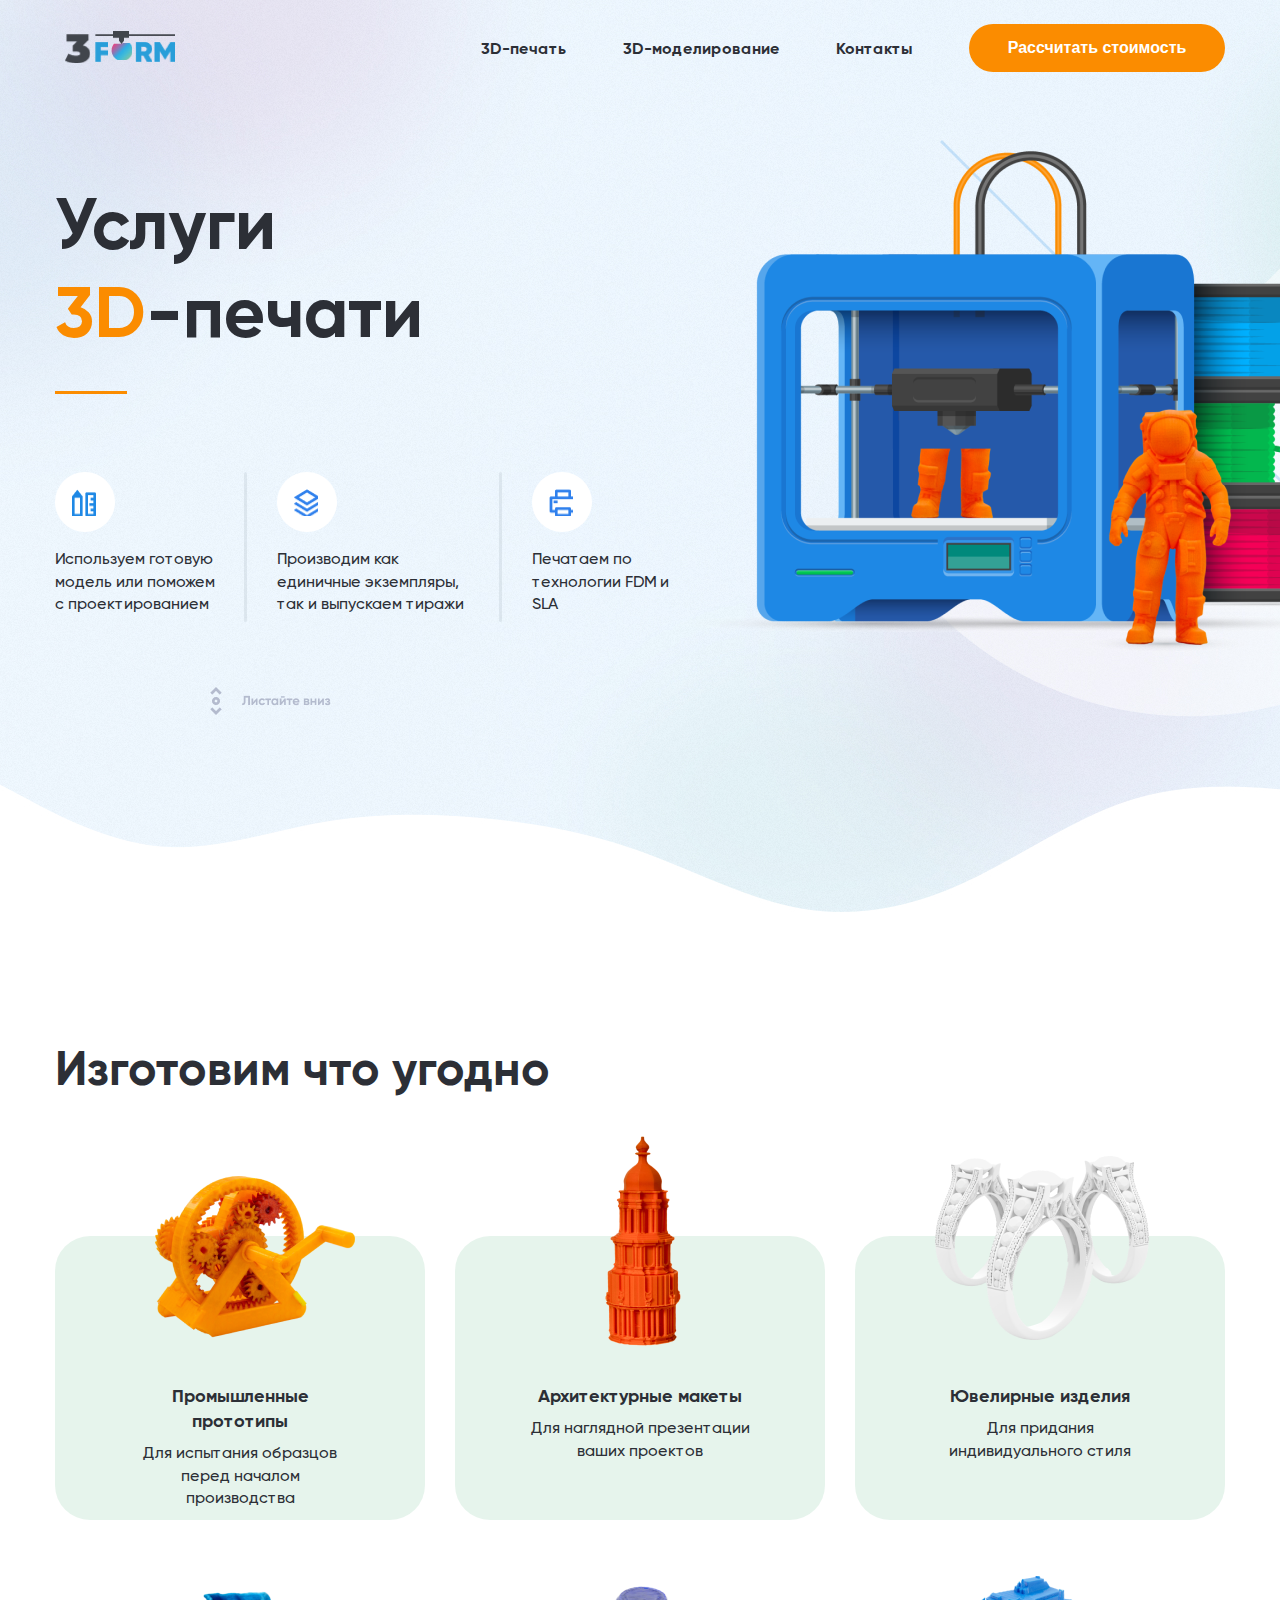
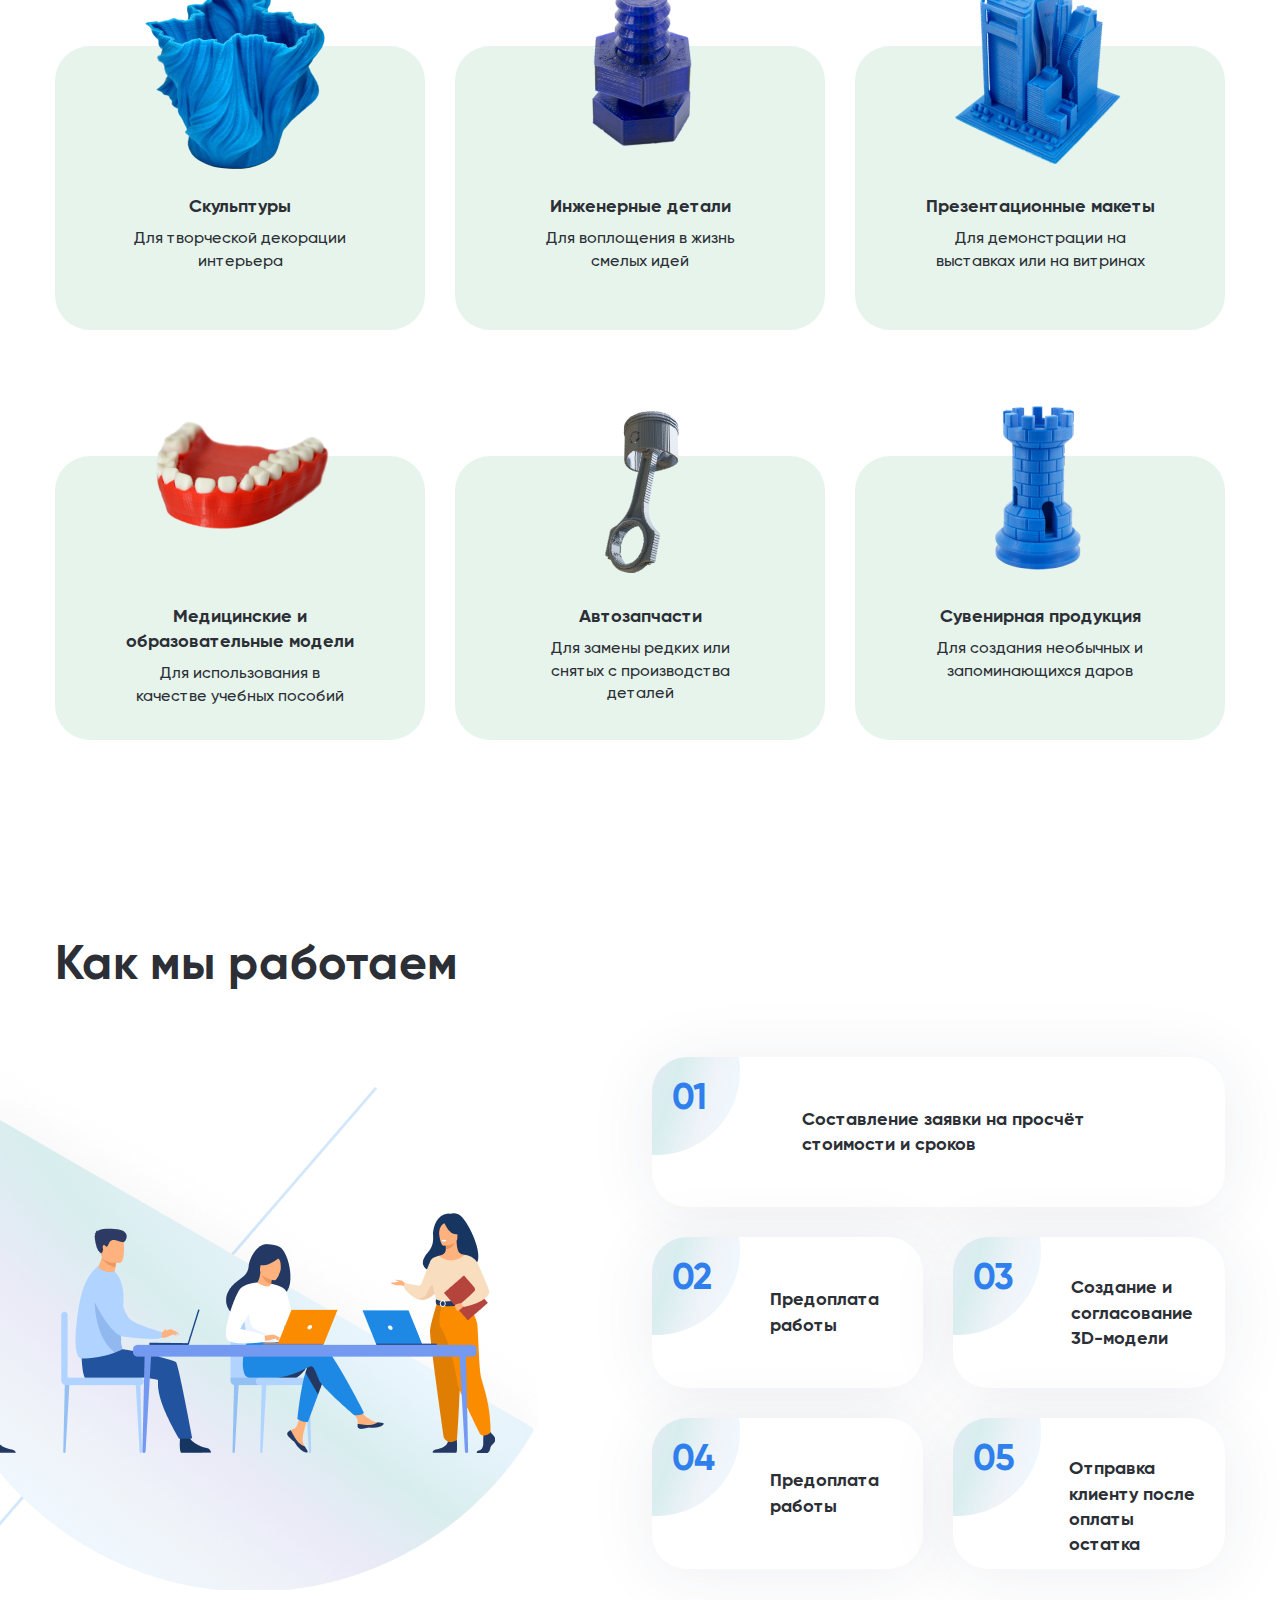
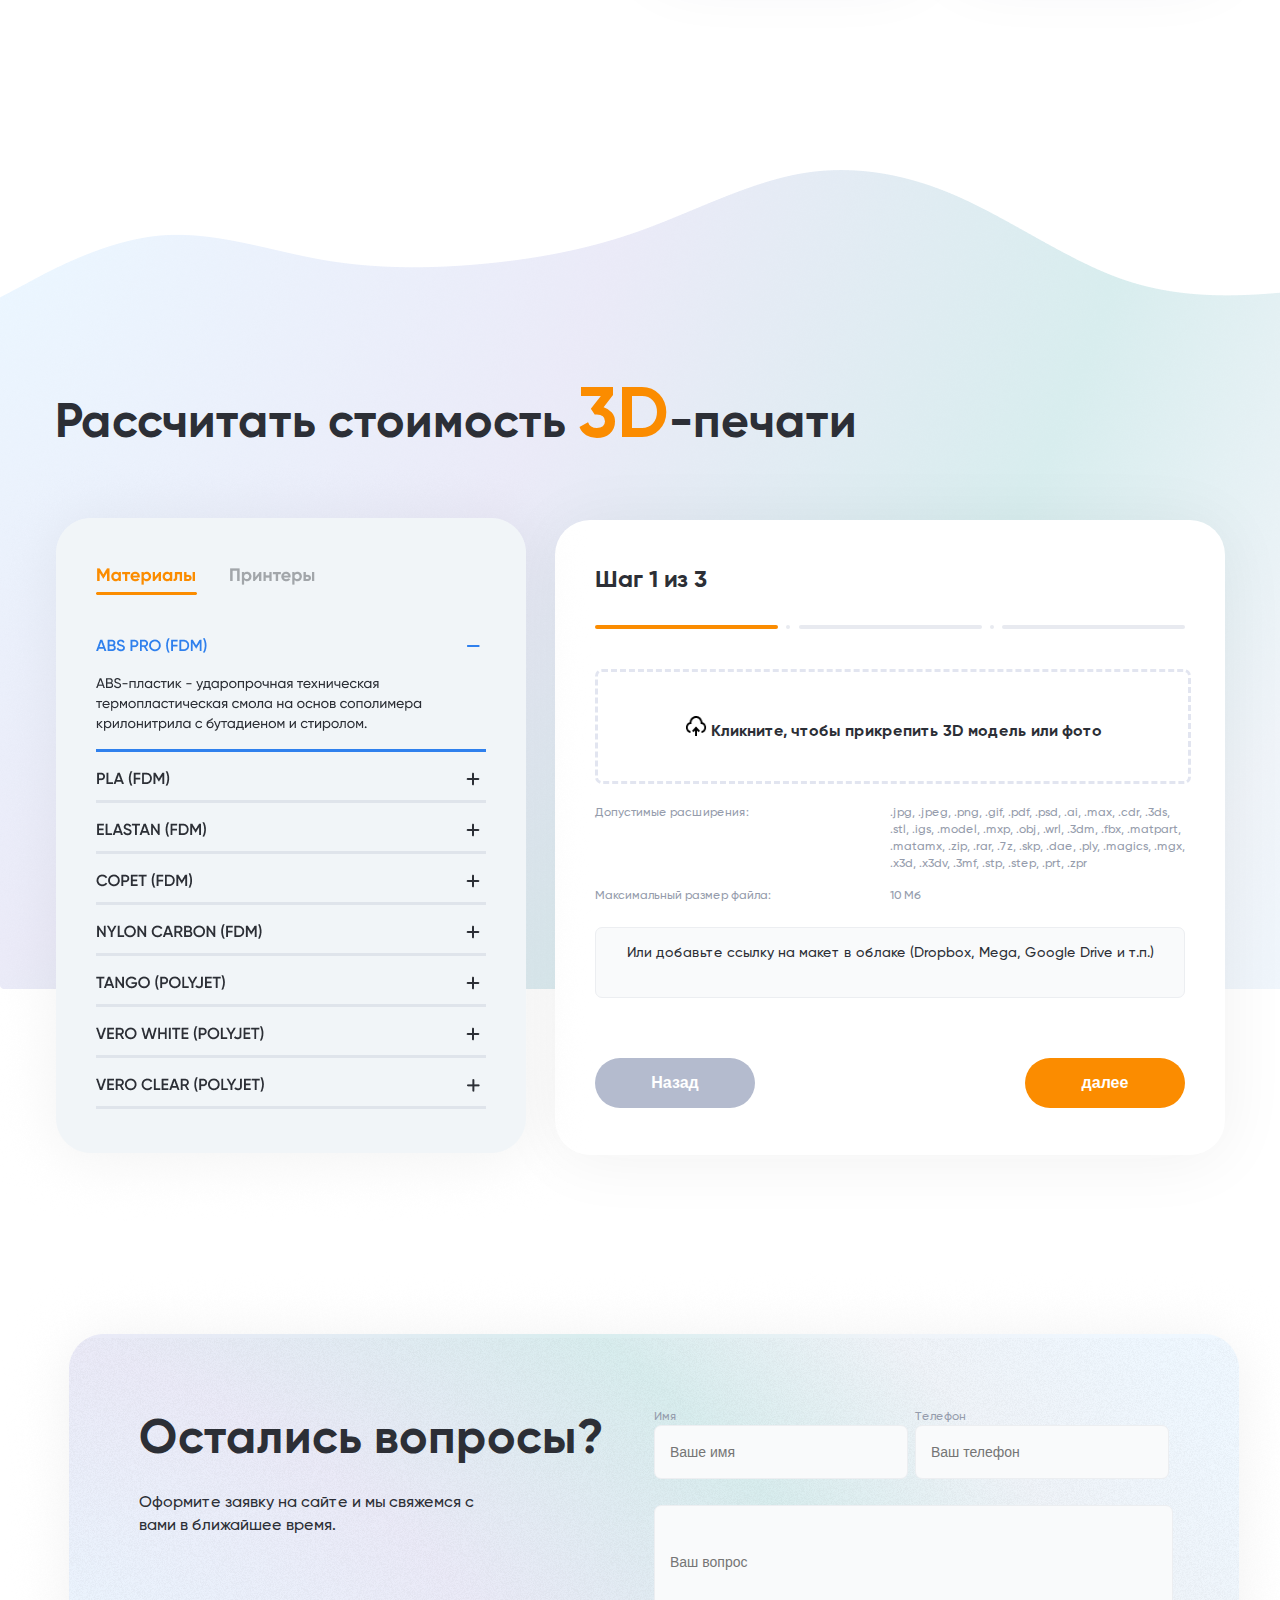
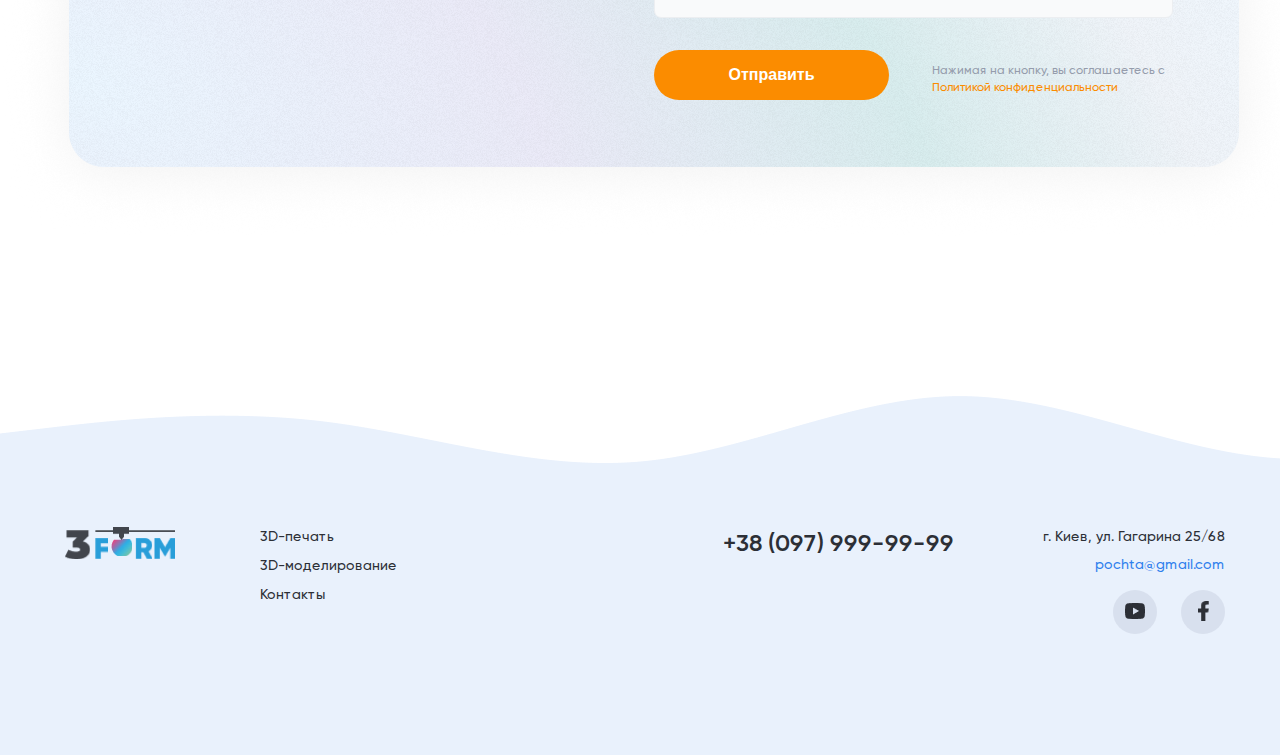
<file: index.html>
<!DOCTYPE html>
<html lang="pl">
  <head>
    <meta charset="UTF-8" />
    <link rel="stylesheet" href="css/styles.css">
    <link rel="icon" type="image/svg" href="img/">
    <title>Foton-tech</title>
  </head>
  <body>
    <header class="header">
      <div class="header-wrapper">
        <div class="hader-top">
          <div class="logo">
            <div></div>
            <div></div>
            <div></div>
            <div></div>
            <div></div>
            <div></div>        
          </div>
          <nav class="nav">
            <ul class="nav-list">
              <li class="nav-item"><a class="nav-link" href="about_us.html">3D-печать</a></li>
              <li class="nav-item"><a class="nav-link" href="projects.html">3D-моделирование</a></li>
              <li class="nav-item"><a class="nav-link" href="installation.html">Контакты</a></li>
              <li><button class="button" type="button">Рассчитать стоимость</button></li>
            </ul>
          </nav>
        </div>
        <div class="header-botom">
          <div class="header-menu">
            <div>
              <h1 class="title">Услуги</h1>
              <h1 class="title"><span class="thred">3D</span>-печати</h1>
            </div>
            <div>
              <div class="header-menu-one"></div>
              <p class="content">Используем готовую модель или поможем 
                с проектированием</p>
            </div>
            <div>
              <div class="header-menu-two"></div>
              <p class="content">Производим как единичные экземпляры, 
                так и выпускаем тиражи</p>
            </div>
            <div>
              <div class="header-menu-three"></div>
              <p class="content">Печатаем по технологии FDM и SLA
              </p>
            </div>        
          </div>
        </div>
      </div>  
    </header>
    <main class="main">
      <section class="section-about-manufacturing">
        <h2 class="main-title">Изготовим что угодно</h2>
        <div class="main-title-wrapper">
          <div class="main-item-one">
            <p class="content-title">Промышленные прототипы</p>
            <p class="content-text">Для испытания образцов перед началом производства</p>
          </div>
          <div class="main-item-two">
            <p class="content-title">Архитектурные макеты</p>
            <p class="content-text">Для наглядной презентации ваших проектов</p>
          </div>
          <div class="main-item-three">
            <p class="content-title">Ювелирные изделия</p>
            <p class="content-text">Для придания индивидуального стиля</p>
          </div>
          <div class="main-item-four">
            <p class="content-title">Скульптуры</p>
            <p class="content-text">Для творческой декорации интерьера</p>
          </div>
          <div class="main-item-five">
            <p class="content-title">Инженерные детали</p>
            <p class="content-text">Для воплощения в жизнь смелых идей</p>
          </div>
          <div class="main-item-six">
            <p class="content-title">Презентационные макеты</p>
            <p class="content-text">Для демонстрации на выставках или на витринах</p>
          </div>
          <div class="main-item-seven">
            <p class="content-title">Медицинские 
              и образовательные модели</p>
            <p class="content-text">Для использования в качестве учебных пособий</p>
          </div>
          <div class="main-item-eight">
            <p class="content-title">Автозапчасти</p>
            <p class="content-text">Для замены редких или снятых с производства деталей</p>
          </div>
          <div class="main-item-nine">
            <p class="content-title">Сувенирная продукция</p>
            <p class="content-text">Для создания необычных и запоминающихся даров</p>
          </div>
        </div>
      </section>
      <section class="section-how-work">
        <h2 class="how-work-title">Как мы работаем </h2>
        <div class="how-work-wrapper">
          <div class="how-work-container">
            <div class="how-work-picture"></div>
          </div>
          <div class="how-work-empty"></div>
          <div class="how-work-list">
            <div class="how-work-one">
              <p class="how-work-content">Составление заявки на просчёт стоимости и сроков</p>
            </div>
            <div class="how-work-two">
              <p class="how-work-content">Предоплата работы</p>
            </div>
            <div class="how-work-three">
              <p class="how-work-content">Создание и согласование 3D-модели</p>
            </div>
            <div class="how-work-four">
              <p class="how-work-content">Предоплата работы</p>
            </div>
            <div class="how-work-five">
              <p class="how-work-content">
                Отправка клиенту после оплаты остатка
              </p>
            </div>
          </div>
        </div>
      </section>
      <section class="section-price">
        <div class="price-wrapper">
          <div class="price-title-container">
            <h2 class="price-title">Рассчитать стоимость <span class="thred">3D</span>-печати</h2>
          </div>
          <div class="price-content-containe">
            <div class="price-text"></div>
            <div class="price-rorm">
              <div class="price-form-wrapper">
                <div class="stap">
                  <h3 class="form-title">Шаг 1 из 3</h3>
                </div>
                <div class="form-indicator">
                  <div class="active-form"></div>
                  <div class="dot"></div>
                  <div class="passive-form"></div>
                  <div class="dot"></div>
                  <div class="passive-form"></div>
                </div>
                <div class="photo-upload">
                  <p class="photo-upload-text">
                  <img class="picture-text" src="img/picture_text.png">  Кликните, чтобы прикрепить 3D модель или фото</p>
                </div>
                <div class="foto-information">
                  <div><p class="foto-information-content">Допустимые расширения:</p></div>
                  <div><p class="foto-information-content">.jpg, .jpeg, .png, .gif, .pdf, .psd, .ai, .max, .cdr, .3ds, .stl, .igs, .model, .mxp, .obj, .wrl, .3dm, .fbx, .matpart, .matamx, .zip, .rar, .7z, .skp, .dae, .ply, .magics, .mgx, .x3d, .x3dv, .3mf, .stp, .step, .prt, .zpr</p></div>
                  <div><p class="foto-information-content">Максимальный размер файла:</p></div>
                  <div><p class="foto-information-content">10 Мб</p></div>
                </div>
                <div class="foto-link">
                  <p class="foto-link-content">Или добавьте ссылку на макет в облаке (Dropbox, Mega, Google Drive и т.п.)</p>
                </div>
                <div class="form-button">
                  <button class="back-button" type="button">Назад</button>
                  <button class="next-button" type="button">далее</button>
                </div>
              </div>
            </div>
          </div>
        </div>
      </section>
      <section>
        <div class="form-qwastion-section">
          <form class="form-qwastion-wrapper">
            <div class="form-qwastion">
              <div class="form-qwastion-content">
                <h3 class="qwastion-title">Остались вопросы?</h3>
                <p class="qwastion-content">Оформите заявку на сайте и мы свяжемся с вами в ближайшее время.</p>
              </div>
              <div class="form-qwastion-label">
                <div class="contact-information">
                  <label class="name">
                    Имя
                    <input class="input" placeholder="Ваше имя">
                  </label>
                  <label class="name">
                    Телефон
                    <input class="input" placeholder="Ваш телефон">
                  </label>
                </div>
                <label class="your-qwastion">
                  <input class="input-your-qwastion" placeholder="Ваш вопрос">
                </label>
                <div class="button-confidentiality">
                  <div class="button-wrapper">
                    <button class="send-button" type="button">Отправить</button>
                  </div>
                  <div class="confidentiality-wrapper">
                    <p class="confidentiality-content">Нажимая на кнопку, вы соглашаетесь 
                      с <span class="privacy-policy">Политикой конфиденциальности</span></p>
                  </div>
                </div>
              </div>
            </div>
          </form>
        </div> 
      </section>
    </main>
  <footer class="footer">
    <div class="footer-wrapper">
      <div class="footer-logo">
        <div class="logo-f">
          <div class="logo">
            <div></div>
            <div></div>
            <div></div>
            <div></div>
            <div></div>
            <div></div>        
          </div>
        </div>
        <div class="footer-text">
          <p class="footer-content">3D-печать</p>
          <p class="footer-content">3D-моделирование</p>
          <p class="footer-content">Контакты</p>
        </div>
      </div>
      <div class="footer-contact">
        <div class="telefon">
          <p class="telefon-namber">+38 (097) 999-99-99</p>
        </div>
        <div class="contact">
          <div class="adress-wrapper">
            <p class="adress">г. Киев, ул. Гагарина 25/68</p>
          </div>
          <div class="email-wrapper">
            <p class="email">pochta@gmail.com</p>
          </div>
          <div class="button-link">
            <div class="youtube-link">
              <button class="youtube-button" type="button"></button>
            </div>
            <div class="face-link">
              <button class="face-button" type="button"></button>
            </div>
          </div>
        </div>
      </div>
    </div>  
  </footer>
  <div class="gray">
    <div class="green">
      <div class="red"></div>
    </div>
  </div>
  <script src="js/script.js"></script>
</body>
</html>
</file>
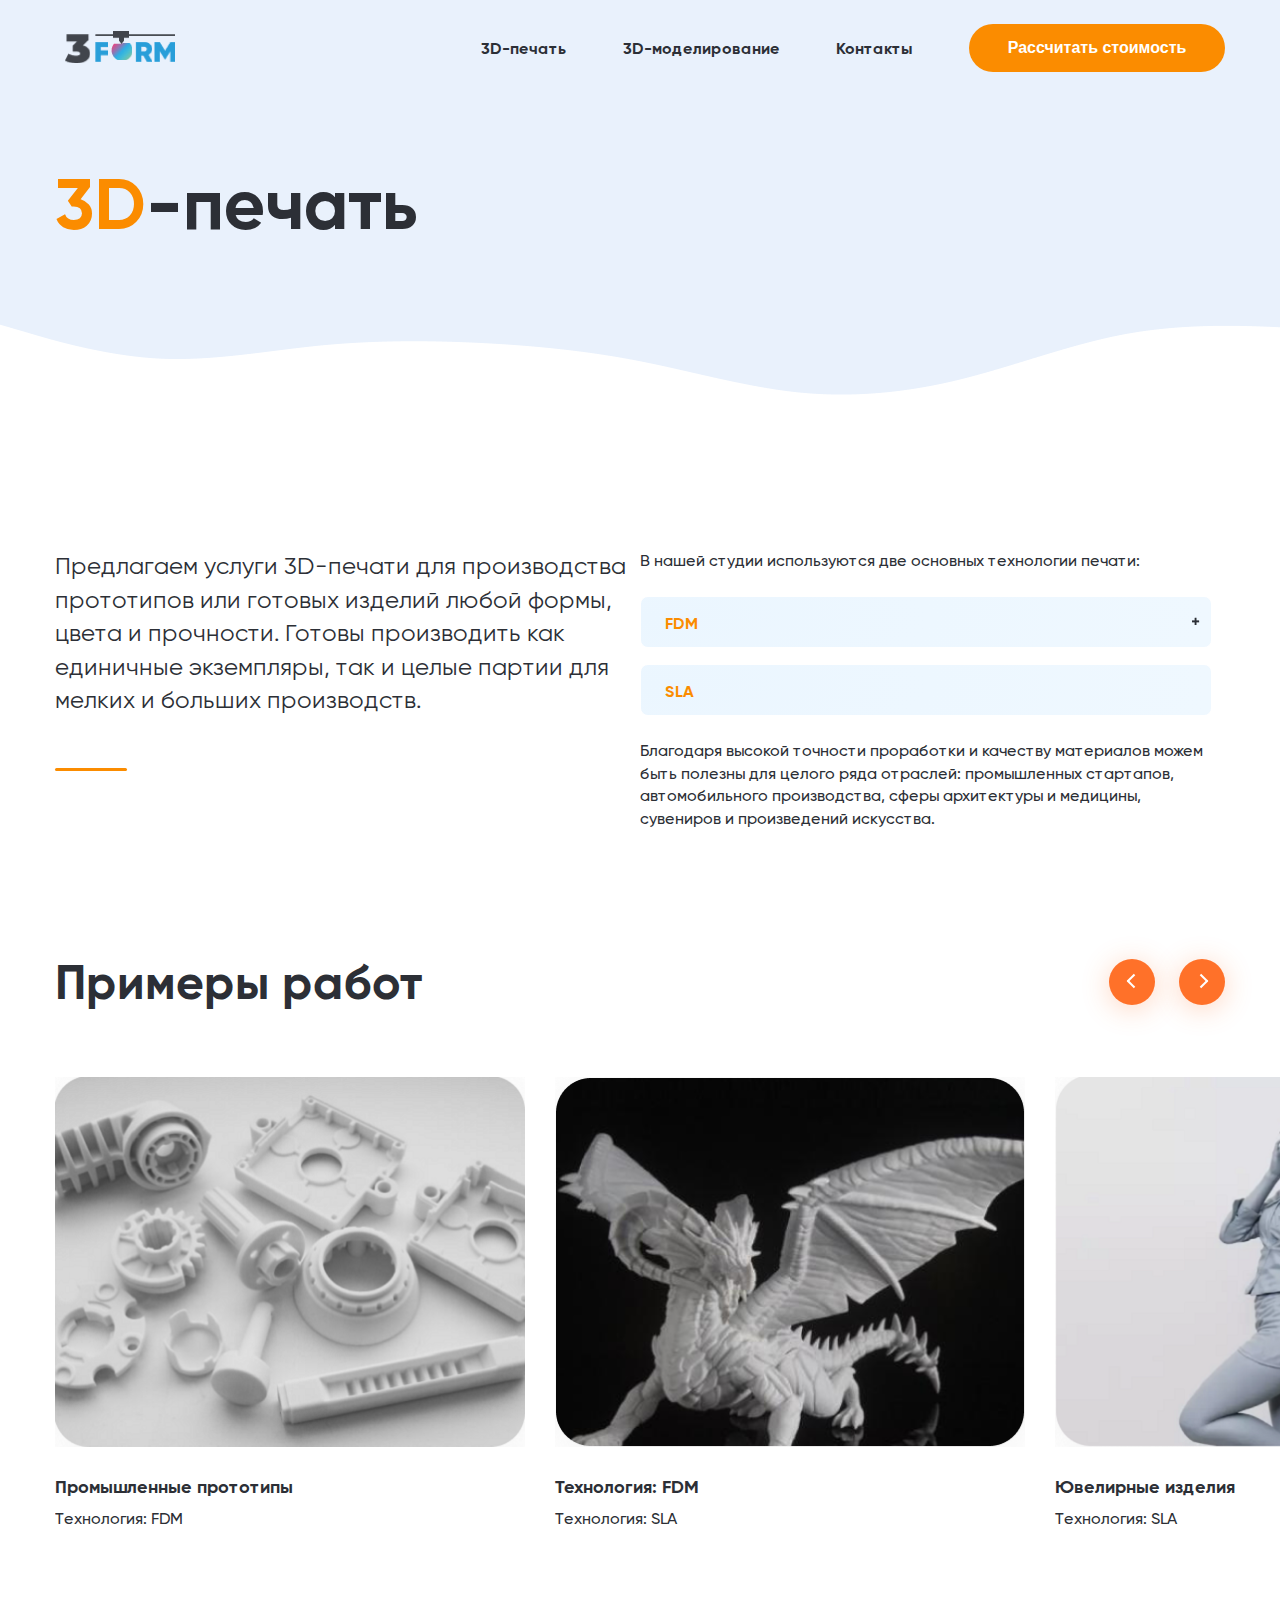
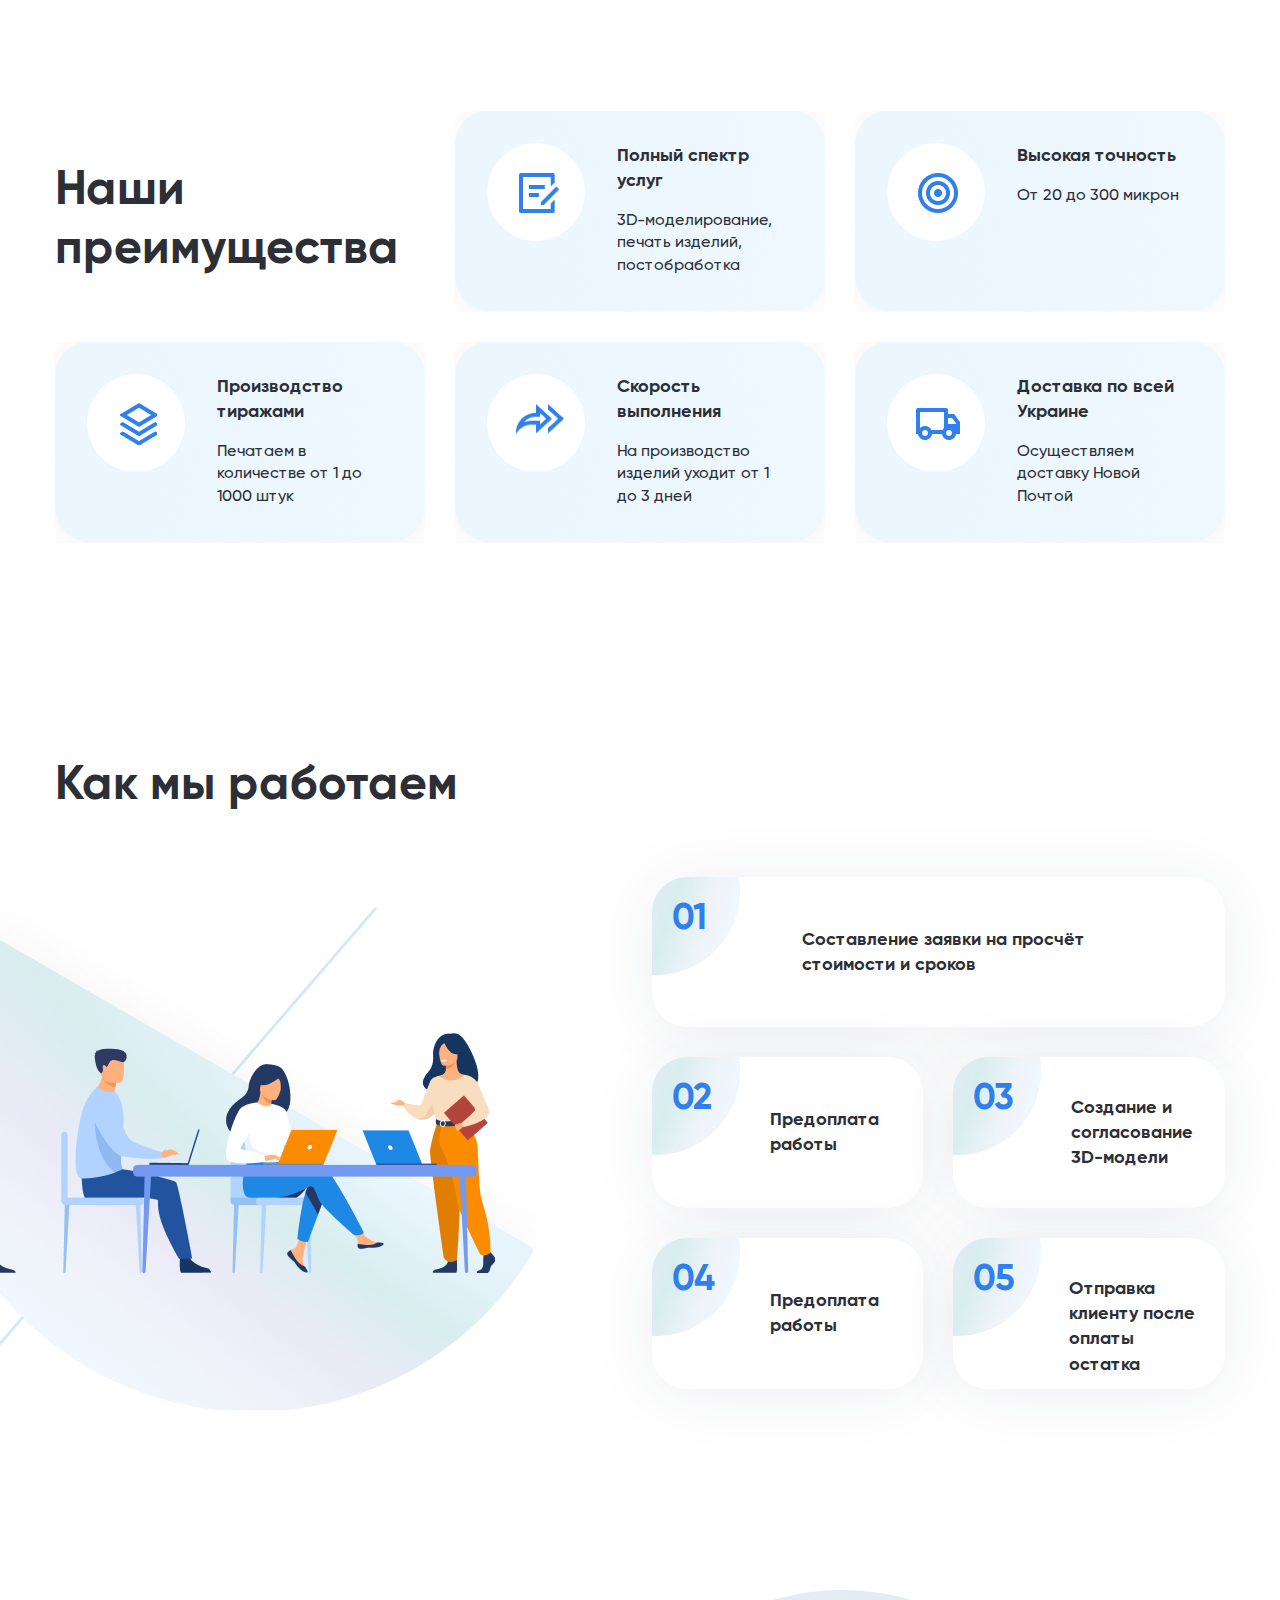
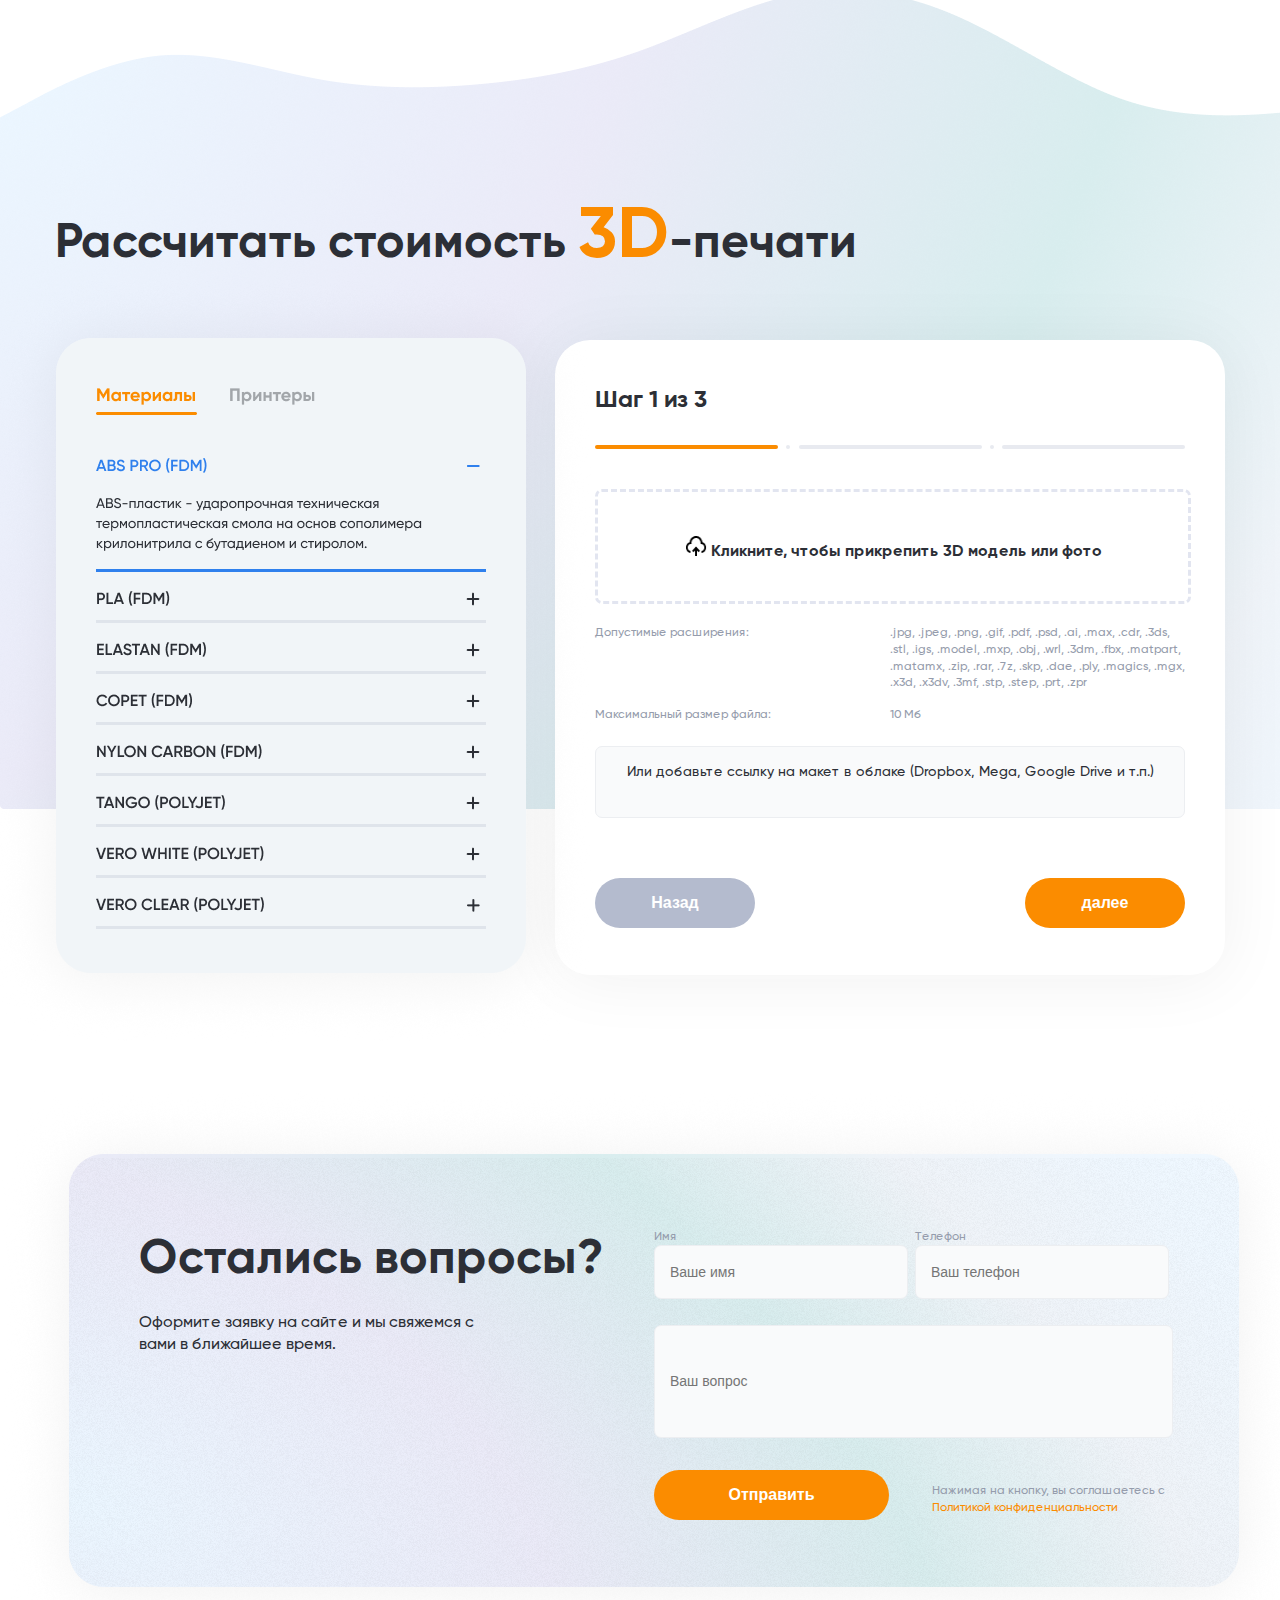
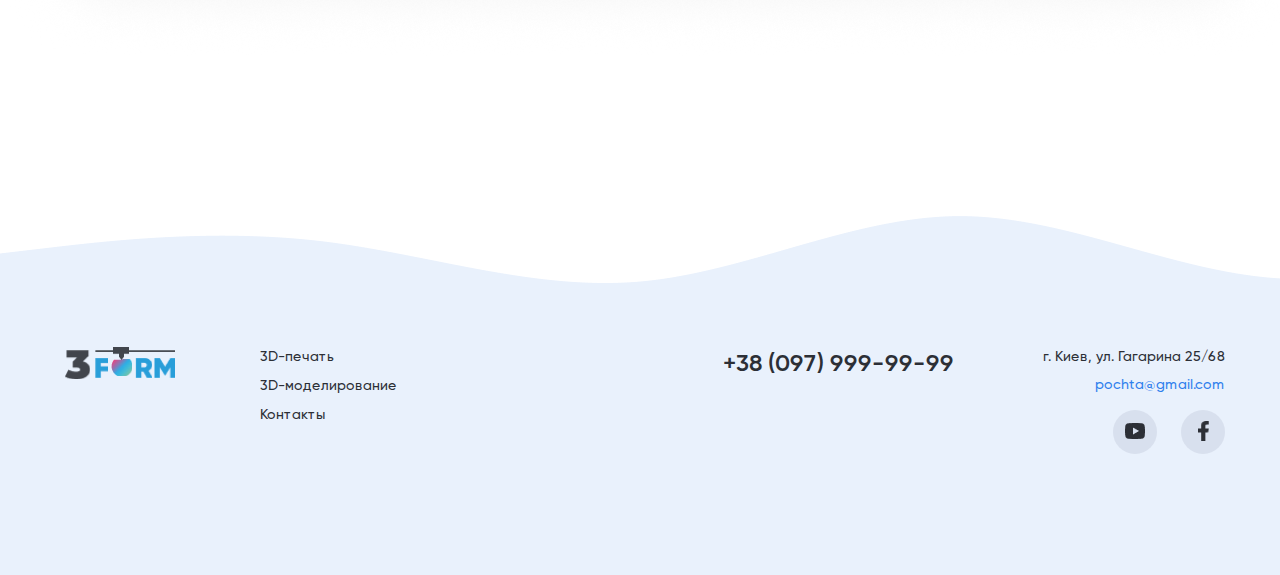
<file: two-page.html>
<!DOCTYPE html>
<html lang="pl">
  <head>
    <meta charset="UTF-8" />
    <link rel="stylesheet" href="css/styles.css">
    <link rel="icon" type="image/svg" href="img/">
    <title>Foton-tech</title>
  </head>
  <body>
    <header class="header">
      <div class="header-wrapper-two">
        <div class="hader-top">
          <div class="logo">
            <div></div>
            <div></div>
            <div></div>
            <div></div>
            <div></div>
            <div></div>        
          </div>
          <nav class="nav">
            <ul class="nav-list">
              <li class="nav-item"><a class="nav-link" href="about_us.html">3D-печать</a></li>
              <li class="nav-item"><a class="nav-link" href="projects.html">3D-моделирование</a></li>
              <li class="nav-item"><a class="nav-link" href="installation.html">Контакты</a></li>
              <li><button class="button" type="button">Рассчитать стоимость</button></li>
            </ul>
          </nav>
        </div>
        <div class="header-title-wrapper">
          <h1 class="header-title"><span class="thred">3D</span>-печать</h1>
        </div>
        <div class="header-botom-two">        
        </div>
      </div>  
    </header>
    <main class="main">
      <section class="section-print-option">
        <div class="print-option-wrapper">
          <div class="service-offer-wrapper">
            <p class="service-offer">
              Предлагаем услуги 3D-печати для производства прототипов или готовых изделий любой формы, цвета и прочности. Готовы производить как единичные экземпляры, так и целые партии для мелких и больших производств.
            </p>
            <div class="service-offer-line">

            </div>
          </div>
          <div class="printing-technologies-wrapper">
            <p class="printing-technologies">
              В нашей студии используются две основных технологии печати:
            </p>
            <div class="fdm-technology">
              <p class="fdm">FDM</p>
              <div class="fdm-block-plus"></div>
            </div>
            <div class="fdm-technology-plus technology-plus">
              <div class="fdm-technology-block">
                <p class="fdm">FDM</p>
              <div class="fdm-block-minus"></div>
              </div>
              <div class="fdm-line"></div>
              <div class="fdm-plus">
              <p class="fdm-plus-text">Печать методом аддитивного производства: расплавленный пластик (или другой филамент) наносится слой за слоем для построения объекта. Для создания изделий из широкого спектра материалов с различными характеристиками и свойствами.</p>
              </div>  
            </div>
            <div class="sla-technology">
              <p class="sla">SLA</p>
            </div>
            <p class="printing-technologies">
              Благодаря высокой точности проработки и качеству материалов можем быть полезны для целого ряда отраслей: промышленных стартапов, автомобильного производства, сферы архитектуры и медицины, сувениров и произведений искусства.
            </p>
          </div>
        </div>
      </section>

      <section>
        <div class="slider-wrapper">
          <div class="slider-title-navigation">
            <h1 class="slider-title">Примеры работ</h1>
            <div class="slider-navigation">
              <div class="button-next">
                <button class="slider-next"></button>
              </div>
              <div class="button-prev">
                <button class="slider-prev"></button>
              </div>
            </div>
          </div>
        </div>
        <div class="slider-container">
          <div class="slider">
            <div class="slider-line">
              <div class="image-one">
                <img class="slider-one" src="img-slider/slider_one.png">
                <p class="slider-text">Промышленные прототипы</p>
                <p class="slider-litle-text">Технология: FDM</p> 
              </div>
              <div class="image-two">
                <img class="slider-one" src="img-slider/slider_two.png">
                <p class="slider-text">Технология: FDM</p>
                <p class="slider-litle-text">Технология: SLA</p>
              </div>
              <div class="image-three">
                <img class="slider-three" src="img-slider/slider_three.png  ">
                <p class="slider-text">Ювелирные изделия</p>
                <p class="slider-litle-text">Технология: SLA</p>
              </div>
           </div>
          </div>
        </div>
      </section>

      <section>
        <div class="benefits">
          <div class="benefits-wrapper">
            <div class="benefits-item-one">
              <p class="benefits-title">Наши преимущества</p>
            </div>
            <div class="benefits-item">
              <div class="benefits-item-wrapper">
                <div class="benefits-picture-block">
                  <div class="benefits-picture-one"></div>
                </div>
                <div class="benefits-text-block">
                  <p class="benefits-text-title">Полный спектр услуг</p>
                  <p class="benefits-text">3D-моделирование, печать изделий, постобработка</p>
                </div>
              </div>
            </div>
            <div class="benefits-item">
              <div class="benefits-item-wrapper">
                <div class="benefits-picture-block">
                  <div class="benefits-picture-two"></div>
                </div>
                <div class="benefits-text-block">
                  <p class="benefits-text-title">Высокая точность</p>
                  <p class="benefits-text">От 20 до 300 микрон</p>
                </div>
              </div>
            </div>
            <div class="benefits-item">
              <div class="benefits-item-wrapper">
                <div class="benefits-picture-block">
                  <div class="benefits-picture-three"></div>
                </div>
                <div class="benefits-text-block">
                  <p class="benefits-text-title">Производство тиражами</p>
                  <p class="benefits-text">Печатаем в количестве от 1 до 1000 штук</p>
                </div>
              </div>
            </div>
            <div class="benefits-item">
              <div class="benefits-item-wrapper">
                <div class="benefits-picture-block">
                  <div class="benefits-picture-four"></div>
                </div>
                <div class="benefits-text-block">
                  <p class="benefits-text-title">Скорость выполнения</p>
                  <p class="benefits-text">На производство изделий уходит от 1 до 3 дней</p>
                </div>
              </div>
            </div>
            <div class="benefits-item">
              <div class="benefits-item-wrapper">
                <div class="benefits-picture-block">
                  <div class="benefits-picture-five"></div>
                </div>
                <div class="benefits-text-block">
                  <p class="benefits-text-title">Доставка по всей Украине</p>
                  <p class="benefits-text">Осуществляем доставку Новой Почтой</p>
                </div>
              </div>
            </div> 
          </div>
        </div>

      </section>
      <section class="section-how-work">
        <h2 class="how-work-title">Как мы работаем </h2>
        <div class="how-work-wrapper">
          <div class="how-work-container">
            <div class="how-work-picture"></div>
          </div>
          <div class="how-work-empty"></div>
          <div class="how-work-list">
            <div class="how-work-one">
              <p class="how-work-content">Составление заявки на просчёт стоимости и сроков</p>
            </div>
            <div class="how-work-two">
              <p class="how-work-content">Предоплата работы</p>
            </div>
            <div class="how-work-three">
              <p class="how-work-content">Создание и согласование 3D-модели</p>
            </div>
            <div class="how-work-four">
              <p class="how-work-content">Предоплата работы</p>
            </div>
            <div class="how-work-five">
              <p class="how-work-content">
                Отправка клиенту после оплаты остатка
              </p>
            </div>
          </div>
        </div>
      </section>
      <section class="section-price">
        <div class="price-wrapper">
          <div class="price-title-container">
            <h2 class="price-title">Рассчитать стоимость <span class="thred">3D</span>-печати</h2>
          </div>
          <div class="price-content-containe">
            <div class="price-text"></div>
            <div class="price-rorm">
              <div class="price-form-wrapper">
                <div class="stap">
                  <h3 class="form-title">Шаг 1 из 3</h3>
                </div>
                <div class="form-indicator">
                  <div class="active-form"></div>
                  <div class="dot"></div>
                  <div class="passive-form"></div>
                  <div class="dot"></div>
                  <div class="passive-form"></div>
                </div>
                <div class="photo-upload">
                  <p class="photo-upload-text">
                  <img class="picture-text" src="img/picture_text.png">  Кликните, чтобы прикрепить 3D модель или фото</p>
                </div>
                <div class="foto-information">
                  <div><p class="foto-information-content">Допустимые расширения:</p></div>
                  <div><p class="foto-information-content">.jpg, .jpeg, .png, .gif, .pdf, .psd, .ai, .max, .cdr, .3ds, .stl, .igs, .model, .mxp, .obj, .wrl, .3dm, .fbx, .matpart, .matamx, .zip, .rar, .7z, .skp, .dae, .ply, .magics, .mgx, .x3d, .x3dv, .3mf, .stp, .step, .prt, .zpr</p></div>
                  <div><p class="foto-information-content">Максимальный размер файла:</p></div>
                  <div><p class="foto-information-content">10 Мб</p></div>
                </div>
                <div class="foto-link">
                  <p class="foto-link-content">Или добавьте ссылку на макет в облаке (Dropbox, Mega, Google Drive и т.п.)</p>
                </div>
                <div class="form-button">
                  <button class="back-button" type="button">Назад</button>
                  <button class="next-button" type="button">далее</button>
                </div>
              </div>
            </div>
          </div>
        </div>
      </section>
      <section>
        <div class="form-qwastion-section">
          <form class="form-qwastion-wrapper">
            <div class="form-qwastion">
              <div class="form-qwastion-content">
                <h3 class="qwastion-title">Остались вопросы?</h3>
                <p class="qwastion-content">Оформите заявку на сайте и мы свяжемся с вами в ближайшее время.</p>
              </div>
              <div class="form-qwastion-label">
                <div class="contact-information">
                  <label class="name">
                    Имя
                    <input class="input" placeholder="Ваше имя">
                  </label>
                  <label class="name">
                    Телефон
                    <input class="input" placeholder="Ваш телефон">
                  </label>
                </div>
                <label class="your-qwastion">
                  <input class="input-your-qwastion" placeholder="Ваш вопрос">
                </label>
                <div class="button-confidentiality">
                  <div class="button-wrapper">
                    <button class="send-button" type="button">Отправить</button>
                  </div>
                  <div class="confidentiality-wrapper">
                    <p class="confidentiality-content">Нажимая на кнопку, вы соглашаетесь 
                      с <span class="privacy-policy">Политикой конфиденциальности</span></p>
                  </div>
                </div>
              </div>
            </div>
          </form>
        </div> 
      </section>
    </main>
  <footer class="footer">
    <div class="footer-wrapper">
      <div class="footer-logo">
        <div class="logo-f">
          <div class="logo">
            <div></div>
            <div></div>
            <div></div>
            <div></div>
            <div></div>
            <div></div>        
          </div>
        </div>
        <div class="footer-text">
          <p class="footer-content">3D-печать</p>
          <p class="footer-content">3D-моделирование</p>
          <p class="footer-content">Контакты</p>
        </div>
      </div>
      <div class="footer-contact">
        <div class="telefon">
          <p class="telefon-namber">+38 (097) 999-99-99</p>
        </div>
        <div class="contact">
          <div class="adress-wrapper">
            <p class="adress">г. Киев, ул. Гагарина 25/68</p>
          </div>
          <div class="email-wrapper">
            <p class="email">pochta@gmail.com</p>
          </div>
          <div class="button-link">
            <div class="youtube-link">
              <button class="youtube-button" type="button"></button>
            </div>
            <div class="face-link">
              <button class="face-button" type="button"></button>
            </div>
          </div>
        </div>
      </div>
    </div>  
  </footer>
  <div class="gray">
    <div class="green">
      <div class="red"></div>
    </div>
  </div>
  <script src="js/script.js"></script>
</body>
</html>
</file>
<file: css/styles.css>
@font-face {
    font-family: 'Gilroy';
    font-style: normal;
    font-weight: 400;
    src: url('../fonts/gilroy-regular.ttf'); 
}

@font-face {
    font-family: 'Gilroy';
    font-style: normal;
    font-weight: 500;
    src: url('../fonts/gilroy-medium.ttf'); 
}

@font-face {
    font-family: 'Gilroy';
    font-style: normal;
    font-weight: 600;
    src: url('../fonts/gilroy-semibold.ttf'); 
}

@font-face {
    font-family: 'Gilroy';
    font-style: normal;
    font-weight: 700;
    src: url('../fonts/gilroy-bold.ttf'); 
}

body {
    font-family: 'Gilroy', 'Arial', sans-serif;
    font-style: normal;
    font-weight: 400;
    margin: 0;
}

img {
    width: 100%;
    height: auto;
}

.header {
    max-width: 1920px;
    margin: 0 auto;
    margin-bottom: 100px;
}

.header-wrapper {
    max-width: 1600px;
    height: 940px;
    margin: 0 auto;
    background-image: url('../img/bg.jpg');
}

.hader-top {
    display: flex;
    padding-top: 24px;
    justify-content: space-between;
    margin: 0 auto;
    max-width: 1170px;
}

.logo {
    position: relative;
    display: grid;
    grid-template: repeat(2, auto) / repeat(5, auto);
    margin: 0;
    padding: 0;
    padding: 10px;
       
}

.logo::before {
    position: absolute;
    content: "";
    z-index: 10;
    width: 17.08px;
    height: 12.95px;
    background-image: url('../img/logo_t.png');
    background-repeat: no-repeat;
    left: 57px;
    top: 7px;
}

.logo > div:nth-child(1) {
    background-image: url('../img/logo_3.png');
    background-repeat: no-repeat;
    grid-row-start: 1;
    grid-row-end: 6;
    width: 24.66px;
    height: 28.78px;
    margin-right: 5.77px;
}

.logo > div:nth-child(2) {
    background-image: url('../img/logo.png');
    grid-column-start: 2;
    grid-column-end: 6;
    margin-bottom: 6.12px;
    width: 79.57px;
    height: 1.76px;
}

.logo > div:nth-child(3) {
    background-image: url('../img/logo_f.png');
    width: 12.93px;
    height: 20.44px;
    margin-right: 2.25px;
}


.logo > div:nth-child(4) {
    background-image: url('../img/logo_o.png');
    width: 21.81px;
    height: 18.01px;
    margin-right: 2.49px;
}

.logo > div:nth-child(5) {
    background-image: url('../img/logo_r.png');
    width: 16.74px;
    height: 20.44px;
    margin-right: 1.89px;
}

.logo > div:nth-child(6) {
    background-image: url('../img/logo_m.png');
    width: 21.46px;
    height: 20.44px;
}

.nav-list {
    margin: 0;
    padding: 0;
    list-style: none;
    display: flex;
    align-items: center;
}

.nav-item {
    margin-right: 56px;
}

.nav-link {
    font-style: normal;
    font-weight: 700;
    font-size: 16px;
    line-height: 19px;
    color: #2C2F36;
    text-decoration: none;
    font-family: 'Gilroy';
}

.button {
    background-color: #FB8C00;
    width: 256px;
    height: 48px;
    font-style: normal;
    font-weight: 700;
    font-size: 16px;
    line-height: 140%;
    color: #FFFFFF;
    border: none;
    cursor: pointer; 
    border-radius: 88px;
    cursor: pointer;
}

.button:hover {
    background: #2F80ED;
}

.header-botom {
    position: relative;
    padding: 0;
    margin: 0;
    margin: 0 auto;
    max-width: 1170px;
    margin-top: 108.47px;
}

.header-botom::before {
    position: absolute;
    content: "";
    z-index: 10;
    width: 813px;
    height: 501px;
    background-image: url('../img/header-picture.png');
    left: 625px;
    top: -30px;
}

.header-menu {
    display: grid;
    grid-template: repeat(2, auto) / repeat(3, auto);
    position: relative;
    width: 370px;
}

.header-menu > div:nth-child(1) {
    grid-column-start: 1;
    grid-column-end: 4;
    margin-bottom: 115px;
}

.header-menu > div:nth-child(2) {
    padding-right: 30px;
    width: 162px;
    height: 66px;
}

.header-menu > div:nth-child(3) {
    margin-left: 30px;
    margin-right: 30px;
    width: 195px;
    height: 66px;
}

.header-menu > div:nth-child(4) {
    margin-left: 30px;
    width: 160px;
    height: 66px;
}

.header-menu::before {
    position: absolute;
    content: "";
    width: 72px;
    height: 3px;
    background-color:  #FB8C00;
    left: 0px;
    top: 210px;
}

.title {
    margin: 0;
    padding: 0;
    font-style: normal;
    font-weight: 700;
    font-size: 72px;
    line-height: 88px;
    color: #2C2F36;
}

.thred {
    margin: 0;
    padding: 0;
    font-style: normal;
    font-weight: 700;
    font-size: 72px;
    line-height: 88px;
    color: #FB8C00
}

.header-menu-one {
    position: relative;
    background-color: #FFFFFF;
    border-radius: 50px;
    width: 60px;
    height: 60px;
}

.header-menu-one::before {
    position: absolute;
    content: "";
    z-index: 10;
    width: 24px;
    height: 26.67px;
    background-image: url('../img/header-menu1.png');
    left: 17px;
    top: 17px;
}

.header-menu-two {
    position: relative;
    background-color: #FFFFFF;
    border-radius: 50px;
    width: 60px;
    height: 60px;
}

.header-menu-two::before {
    position: absolute;
    content: "";
    z-index: 10;
    width: 24px;
    height: 26.67px;
    background-image: url('../img/header-menu2.png');
    left: 17px;
    top: 17px;
}

.header-menu-two::after {
    position: absolute;
    content: "";
    width: 3px;
    height: 150px;
    background-color: #9BA9B5;
    opacity: 0.2;
    border-radius: 36px;
    left: -33px;
    top: 0px;
}

.header-menu-three {
    position: relative;
    background-color: #FFFFFF;
    border-radius: 50px;
    width: 60px;
    height: 60px;
}

.header-menu-three::before {
    position: absolute;
    content: "";
    z-index: 10;
    width: 24px;
    height: 26.67px;
    background-image: url('../img/header-menu3.png');
    left: 17px;
    top: 17px;
}

.header-menu-three::after {
    position: absolute;
    content: "";
    width: 3px;
    height: 150px;
    background-color: #9BA9B5;
    opacity: 0.2;
    border-radius: 36px;
    left: -33px;
    top: 0px;
}

.content {
    font-style: normal;
    font-weight: 500;
    font-size: 16px;
    line-height: 140%;
    color: #2C2F36;
}

/*main
section-about-manufacturing*/

.section-about-manufacturing {
    max-width: 1170px;
    margin: 0 auto;
    margin-bottom: 194px;
}

.main-title {
    margin: 0;
    font-style: normal;
    font-weight: 700;
    font-size: 48px;
    line-height: 59px;
    color: #2C2F36;
    margin-bottom: 137px;
}

.main-title-wrapper {
    display: grid;
    grid-template: repeat(3, 284px) / repeat(3, 370px);
    grid-row-gap: 126px;
    grid-column-gap: 30px;
}

.main-item-one {
    position: relative;
    background: rgba(10,144,66,0.1);
    border-radius: 35px;
    padding-left: 70px; 
    padding-right: 70px;
}

.main-item-one::before {
    position: absolute;
    content: "";
    z-index: 10;
    width: 200px;
    height: 162px;
    background-image: url('../img/picture-one.png');
    background-repeat: no-repeat;
    left: 100px;
    top: -60px;
}

.main-item-two {
    position: relative;
    background: rgba(10,144,66,0.1);
    border-radius: 35px;
    padding-left: 70px; 
    padding-right: 70px;
}

.main-item-two::before {
    position: absolute;
    content: "";
    z-index: 10;
    width: 76px;
    height: 210px;
    background-image: url('../img/picture-two.png');
    background-repeat: no-repeat;
    left: 150px;
    top: -100px;
}

.main-item-three {
    position: relative;
    background: rgba(10,144,66,0.1);
    border-radius: 35px;
    padding-left: 70px; 
    padding-right: 70px;
}

.main-item-three::before {
    position: absolute;
    content: "";
    z-index: 10;
    width: 214px;
    height: 184px;
    background-image: url('../img/picture-three.png');
    background-repeat: no-repeat;
    left: 80px;
    top: -80px;
}

.main-item-four {
    position: relative;
    background: rgba(10,144,66,0.1);
    border-radius: 35px;
    padding-left: 70px; 
    padding-right: 70px;
}

.main-item-four::before {
    position: absolute;
    content: "";
    z-index: 10;
    width: 180px;
    height: 178px;
    background-image: url('../img/picture-four.png');
    background-repeat: no-repeat;
    left: 90px;
    top: -55px;
}

.main-item-five {
    position: relative;
    background: rgba(10,144,66,0.1);
    border-radius: 35px;
    padding-left: 70px; 
    padding-right: 70px;
}

.main-item-five::before {
    position: absolute;
    content: "";
    z-index: 10;
    width: 100px;
    height: 161px;
    background-image: url('../img/picture-five.png');
    background-repeat: no-repeat;
    left: 137px;
    top: -60px;
}

.main-item-six {
    position: relative;
    background: rgba(10,144,66,0.1);
    border-radius: 35px;
    padding-left: 70px; 
    padding-right: 70px;
}

.main-item-six::before {
    position: absolute;
    content: "";
    z-index: 10;
    width: 166px;
    height: 188px;
    background-image: url('../img/picture-six.png');
    background-repeat: no-repeat;
    left: 100px;
    top: -70px;
}

.main-item-seven {
    position: relative;
    background: rgba(10,144,66,0.1);
    border-radius: 35px;
    padding-left: 70px; 
    padding-right: 70px;
}

.main-item-seven::before {
    position: absolute;
    content: "";
    z-index: 10;
    width: 175px;
    height: 108px;
    background-image: url('../img/picture-seven.png');
    background-repeat: no-repeat;
    left: 100px;
    top: -35px;
}

.main-item-eight {
    position: relative;
    background: rgba(10,144,66,0.1);
    border-radius: 35px;
    padding-left: 70px; 
    padding-right: 70px;
}

.main-item-eight::before {
    position: absolute;
    content: "";
    z-index: 10;
    width: 74px;
    height: 162px;
    background-image: url('../img/picture-eight.png');
    background-repeat: no-repeat;
    left: 150px;
    top: -45px;
}

.main-item-nine {
    position: relative;
    background: rgba(10,144,66,0.1);
    border-radius: 35px;
    padding-left: 70px; 
    padding-right: 70px;
}

.main-item-nine::before {
    position: absolute;
    content: "";
    z-index: 10;
    width: 86px;
    height: 164px;
    background-image: url('../img/picture-nine.png');
    background-repeat: no-repeat;
    left: 140px;
    top: -50px;
}

.content-title {
    font-style: normal;
    font-weight: 700;
    font-size: 18px;
    line-height: 140%;
    text-align: center;
    color: #2C2F36;
    transform: translateY(130px);
}

.content-text {
    font-style: normal;
    font-weight: 500;
    font-size: 16px;
    line-height: 140%;
    text-align: center;
    color: #2C2F36;
    transform: translateY(120px);
}

/*main
section-how-work*/

.section-how-work {
    max-width: 1170px;
    margin: 0 auto;
    margin-bottom: 100px;
}

.how-work-wrapper {
    display: flex;
}

.how-work-container {
    position: absolute;
}

.how-work-title {
    margin: 0;
    font-style: normal;
    font-weight: 700;
    font-size: 48px;
    line-height: 59px;
    color: #2C2F36;
    margin-bottom: 64px;
}

.how-work-empty {
    position: relative;
    width: 51%;
}

.how-work-empty::before {
    position: absolute;
    content: "";
    z-index: -200;
    width: 550px;
    height: 500px;
    background-image: url('../img/line.png');
    background-repeat: no-repeat;
    left: -140px;
    top: 30px;
}

.how-work-picture {
    position: relative;
    width: 655px;
    height: 655px;
    left: -130px;
    top: -120px;
    z-index: -20;
    border-radius: 327.5px;
    overflow: hidden;
}

.how-work-picture::before {
    position: absolute;
    content: "";
    z-index: 10;
    width: 680px;
    height: 550px;
    background-image: url('../img/ellipse_13.png');
    background-repeat: no-repeat;
    left: -67px;
    top: 103px;
}

.how-work-picture::after {
    position: absolute;
    content: "";
    z-index: 20;
    width: 570px;
    height: 336px;
    background-image: url('../img/asset_1.png');
    background-repeat: no-repeat;
    left: 0px;
    top: 180px;
}

.how-work-list {
    display: grid;
    grid-template-columns: 1fr 1fr;
    grid-template-rows: auto 151px 151px;
    grid-gap: 30px;
    width: 49%;
}

.how-work-list > div:nth-child(1) {
    grid-column-start: 1;
    grid-column-end: 3;
    max-height: 151px;    
}

.how-work-one {
    position: relative;
    background: #FFFFFF;
    box-shadow: 0px 4px 68px rgba(32, 52, 91, 0.08);
    border-radius: 35px;
    padding: 50px 55px 50px 150px;
    overflow: hidden;   
}

.how-work-one::before {
    position: absolute;
    content: "";
    width: 168px;
    height: 168px;
    background-image: url('../img/circle.png');
    background-repeat: no-repeat;
    left: -80px;
    top: -70px;
}

.how-work-one::after {
    position: absolute;
    content: "01";
    font-style: normal;
    font-weight: 700;
    font-size: 36px;
    line-height: 140%;
    color: #2F80ED;
    left: 20px;
    top: 15px;
}

.how-work-two {
    position: relative;
    background: #FFFFFF;
    box-shadow: 0px 4px 68px rgba(32, 52, 91, 0.08);
    border-radius: 35px;
    padding: 50px 25px 50px 118px;
    overflow: hidden;  
}

.how-work-two::before {
    position: absolute;
    content: "";
    width: 168px;
    height: 168px;
    background-image: url('../img/circle.png');
    background-repeat: no-repeat;
    left: -80px;
    top: -70px;
}

.how-work-two::after {
    position: absolute;
    content: "02";
    font-style: normal;
    font-weight: 700;
    font-size: 36px;
    line-height: 140%;
    color: #2F80ED;
    left: 20px;
    top: 15px;
}

.how-work-three {
    position: relative;
    background: #FFFFFF;
    box-shadow: 0px 4px 68px rgba(32, 52, 91, 0.08);
    border-radius: 35px;
    padding: 38px 25px 38px 118px;
    overflow: hidden;  
}

.how-work-three::before {
    position: absolute;
    content: "";
    width: 168px;
    height: 168px;
    background-image: url('../img/circle.png');
    background-repeat: no-repeat;
    left: -80px;
    top: -70px;
}

.how-work-three::after {
    position: absolute;
    content: "03";
    font-style: normal;
    font-weight: 700;
    font-size: 36px;
    line-height: 140%;
    color: #2F80ED;
    left: 20px;
    top: 15px;
}

.how-work-four {
    position: relative;
    background: #FFFFFF;
    box-shadow: 0px 4px 68px rgba(32, 52, 91, 0.08);
    border-radius: 35px;
    padding: 50px 25px 50px 118px;
    overflow: hidden;  
}

.how-work-four::before {
    position: absolute;
    content: "";
    width: 168px;
    height: 168px;
    background-image: url('../img/circle.png');
    background-repeat: no-repeat;
    left: -80px;
    top: -70px;
}

.how-work-four::after {
    position: absolute;
    content: "04";
    font-style: normal;
    font-weight: 700;
    font-size: 36px;
    line-height: 140%;
    color: #2F80ED;
    left: 20px;
    top: 15px;
}

.how-work-five {
    position: relative;
    background: #FFFFFF;
    box-shadow: 0px 4px 68px rgba(32, 52, 91, 0.08);
    border-radius: 35px;
    padding: 38px 19px 38px 116px;
    overflow: hidden;  
}

.how-work-five::before {
    position: absolute;
    content: "";
    width: 168px;
    height: 168px;
    background-image: url('../img/circle.png');
    background-repeat: no-repeat;
    left: -80px;
    top: -70px;
}

.how-work-five::after {
    position: absolute;
    content: "05";
    font-style: normal;
    font-weight: 700;
    font-size: 36px;
    line-height: 140%;
    color: #2F80ED;
    left: 20px;
    top: 15px;
}

.how-work-content {
    padding: 0;
    margin: 0;
    font-style: normal;
    font-weight: 700;
    font-size: 18px;
    line-height: 140%;
    color: #2C2F36;   
}

/*section-price*/

.section-price {
    position: relative;
    max-width: 1600px;
    height: 1200px;
    margin: 0 auto;
    background-image: url('../img/price_bg.png');
    background-repeat: no-repeat;
}

.section-price::before {
    position: absolute;
    content: "";
    width: 1600px;
    height: 257px;
    background-image: url('../img/price_bg_top.png');
    left: 0;
    top: 0;
}

.price-wrapper {  
    max-width: 1170px;
    margin: 0 auto;   
}

.price-title {
    margin: 0;
    font-style: normal;
    font-weight: 700;
    font-size: 48px;
    line-height: 59px;
    color: #2C2F36;
    
}

.price-title-container {
    margin: 0 auto;
    max-width: 1170px;
    padding-top: 300px;
}

.price-content-containe {
    display: flex;
}

.price-text {
    position: relative;
    width: 44%;
}

.price-text::before {
    position: absolute;
    content: "";
    width: 606px;
    height: 771px;
    background-image: url('../img/price_text.png');
    background-repeat: no-repeat;
    left: -67px;
    top: -3px;
}

/*form 1*/

.price-rorm {
    margin-top: 63px;
    width: 670px;
    height: 635px;
    background: #FFFFFF;
    box-shadow: 0px 4px 68px rgba(33, 33, 33, 0.06);
    border-radius: 35px;    
}

.price-form-wrapper {
    margin: 44px 40px;
}

.stap {
    margin-bottom: 32px;
}

.form-title {
    padding: 0;
    margin: 0;
    font-style: normal;
    font-weight: 800;
    font-size: 24px;
    line-height: 29px;
    color: #2C2F36;
}

.form-indicator {
    display: flex;
    justify-content: space-between;
    margin-bottom: 40px;
}

.active-form {
    width: 183px;
    height: 4px;
    background: #FB8C00;
    border-radius: 38px;
}

.dot {
    width: 4px;
    height: 4px;
    background: #B4BBCE;
    opacity: 0.3;
    border-radius: 38px;
}

.passive-form {
    width: 183px;
    height: 4px;
    background: #B4BBCE;
    opacity: 0.3;
    border-radius: 38px;
}

.photo-upload {
    width: 590px;
    height: 109px;
    border: 3px dashed #e2e5f0;
    border-radius: 7px;
    cursor: pointer;
}

.photo-upload:hover {
    border: 3px dashed #FB8C00; 
}

.picture-text {
    width: 22px;
    height: 20px;
}

.photo-upload-text {
    margin: 0;
    margin-top: 44px;
    font-style: normal;
    font-weight: 700;
    font-size: 16px;
    line-height: 140%;
    text-align: center;
    color: #2C2F36;
}

.foto-information {
    display: grid;
    grid-template-columns: 1fr 1fr;
    grid-template-rows: auto auto;
    grid-row-gap: 15px;
    margin-bottom: 20px;
    margin-top: 20px;
}

.foto-information > div:nth-child(3) {
    height: 20px;
}

.foto-information > div:nth-child(4) {
    height: 20px;
}

.foto-information-content {
    margin: 0;
    font-style: normal;
    font-weight: 500;
    font-size: 12px;
    line-height: 140%;
    color: #959CAC;
}

.foto-link {
    background: #F9FAFB;
    border: 1px solid #ECEEF1;
    border-radius: 7px;
}

.foto-link-content {
    margin: 0;
    padding-top: 15px;
    padding-bottom: 35px;
    font-style: normal;
    font-weight: 500;
    font-size: 14px;
    line-height: 140%;
    color: #2C2F36;
    text-align: center;
}

.form-button {
    display: flex;
    justify-content: space-between;
    margin-top: 60px;
}

.back-button {
    width: 160px;
    height: 50px;
    background: #B4BBCE;
    border-radius: 37px;
    border: none;
    font-style: normal;
    font-weight: 700;
    font-size: 16px;
    line-height: 140%;
    color: #FFFFFF;
    cursor: pointer;
}

.back-button:hover {
    background: #2C2F36;
}

.next-button {
    width: 160px;
    height: 50px;
    background: #FB8C00;
    border-radius: 37px;
    border: none;
    font-style: normal;
    font-weight: 700;
    font-size: 16px;
    line-height: 140%;
    color: #FFFFFF;
    cursor: pointer;
}

.next-button:hover {
    background: #2F80ED;
}

/*.form-qwastion*/

.form-qwastion-section {
    max-width: 1600px;
    margin: 0 auto;
    margin-bottom: 100px;    
}

.form-qwastion-wrapper {
    border: white solid 1px;
    margin: 0 auto;
    width: 1306px;
    height: 569px;
    background-image: url('../img/bg_qwastion.png');
    background-repeat: no-repeat;
}

.form-qwastion {
    margin: 138px;
    display: flex;
}

.form-qwastion-content {
   width: 50%; 
}

.qwastion-title {
    margin: 0;
    margin-bottom: 24px;
    font-style: normal;
    font-weight: 700;
    font-size: 48px;
    line-height: 59px;
    color: #2C2F36;
}

.qwastion-content {
    margin: 0;
    max-width: 370px;
    font-style: normal;
    font-style: normal;
    font-weight: 500;
    font-size: 16px;
    line-height: 140%;
    color: #2C2F36;

}

.form-qwastion-label {
    padding-left: 15px;
    width: 50%;
}

.contact-information {
    display: flex;
    justify-content: space-between;
    margin-bottom: 26px;
}

.name {
    display: flex;
    flex-direction: column;
    font-style: normal;
    font-weight: 500;
    font-size: 12px;
    line-height: 140%;
    color: #959CAC;
}

.input {
    width: 235px;
    height: 50px;
    border-radius: 7px;
    font-style: normal;
    font-weight: 500;
    font-size: 14px;
    line-height: 140%;
    color: #2C2F36;
    background: #F9FAFB;
    border: 1px solid #ECEEF1;
    padding-left: 15px;
}

.input:hover {
    outline: none;
    border: 1px solid #FB8C00;
}

.input:focus {
    outline: none;
    border: 1px solid #FB8C00;  
}

.input-your-qwastion {
    width: 500px;
    height: 109px;
    border-radius: 7px;
    font-style: normal;
    font-weight: 500;
    font-size: 14px;
    line-height: 140%;
    color: #2C2F36;
    margin-bottom: 32px;
    background: #F9FAFB;
    border: 1px solid #ECEEF1;
    padding-left: 15px;
}

.input-your-qwastion:hover {
    border: 1px solid #FB8C00;
}

.input-your-qwastion:focus {
    outline: none;
    border: 1px solid #FB8C00;
    box-shadow: 0px 0px 9px rgba(255, 113, 41, 0.18);
}

.button-confidentiality {
    display: flex;
}

.button-wrapper {
    width: 50%;
}

.send-button {
    width: 235px;
    height: 50px;
    background: #FB8C00;
    border-radius: 37px;
    font-style: normal;
    font-weight: 700;
    font-size: 16px;
    line-height: 140%;
    text-align: center;
    color: #FFFFFF;
    border: none;
    cursor: pointer;
}

.send-button:hover {
    background: #2F80ED;
}

.confidentiality-wrapper {
    width: 50%;   
}

.confidentiality-content {
    font-style: normal;
    font-weight: 500;
    font-size: 12px;
    line-height: 140%;
    color: #959CAC;
    padding-left: 20px;
}

.privacy-policy {
    color: #FB8C00;
}

/*footer*/

.footer {
    position: relative;
    max-width: 1600px;
    height: 415px;
    margin: 0 auto;
    background-image: url('../img/footer_bg.png');
    background-repeat: no-repeat;
}

.footer::before {
    position: absolute;
    content: "";
    width: 1600px;
    height: 123px;
    background-image: url('../img/footer_bg_top.png');
    background-repeat: no-repeat;
    left: 0;
    top: 0;
}

.footer-wrapper {  
    max-width: 1170px;
    margin: 0 auto;
    display: flex;
    justify-content: space-between;
    padding-top: 180px;   
}

.footer-logo {
    display: flex;
    width: 50%;
}

.footer-text {
    padding-left: 75px;
    padding-top: 8px;    
}

.footer-content {
    font-style: normal;
    font-weight: 500;
    font-size: 14px;
    line-height: 16px;
    color: #2C2F36;
    margin: 0;
    margin-bottom: 13px;
}

.footer-contact {
    display: flex;
    justify-content: end;
    width: 50%;
}

.telefon {
    margin-top: 8px;
}

.telefon-namber {
    font-style: normal;
    font-weight: 600;
    font-size: 24px;
    line-height: 29px;
    text-align: right;
    color: #2C2F36;
    margin: 0;
}

.contact {
    padding-left: 89px;
    padding-top: 8px;
}

.adress-wrapper {
    margin-bottom: 12px;
}

.adress {
    font-style: normal;
    font-weight: 500;
    font-size: 14px;
    line-height: 16px;
    text-align: right;
    color: #2C2F36;
    margin: 0;
}

.email-wrapper {
    margin-bottom: 18px;
}

.email {
    font-style: normal;
    font-weight: 500;
    font-size: 14px;
    line-height: 16px;
    text-align: right;
    color: #2F80ED;
    margin: 0; 
}

.button-link {
    display: flex;
    justify-content: end;
}

.youtube-button {
    position: relative;
    width: 44px;
    height: 44px;
    background: rgba(180,187,206,0.3);
    border-radius: 22px;
    border: none;
    cursor: pointer;
}

.youtube-button::before {
    position: absolute;
    content: "";
    width: 20px;
    height: 16px;
    background-image: url('../img/youtube_picture.png');
    background-repeat: no-repeat;
    top: 13px;
    left: 12px;
}

.youtube-button:hover {
    background: #2C2F36;
    position: relative;
}

.youtube-button:hover::before {
    width: 18px;
    height: 14px;
    background: white;
    border-radius: 2px;
    top: 14px;
    left: 13px;
}

.youtube-button:hover::after {
    position: absolute;
    content: "";
    width: 0;
    height: 0;
    border-top: 4px solid transparent;
    border-bottom: 4px solid transparent;
    border-left: 8px solid #2C2F36;
    top: 17px;
    right: 17px;
    
}

.face-button {
    position: relative;
    width: 44px;
    height: 44px;
    background: rgba(180,187,206,0.3);
    border-radius: 22px;
    margin-left: 24px;
    border: none;
    cursor: pointer;
}

.face-button::before {
    position: absolute;
    content: "";
    width: 10.5px;
    height: 20px;
    background-image: url('../img/face_picture.png');
    background-repeat: no-repeat;
    top: 11px;
    left: 17px;
}

.face-button:hover {
    background: #2C2F36;
    position: relative;
}

.face-button:hover::before {
    position: absolute;
    content: "";
    width: 10.5px;
    height: 20px;
    background-image: url('../img/face_wite.png');
    background-repeat: no-repeat;
    top: 11px;
    left: 17px;
}


/**TWO PAGE**/

.header-wrapper-two {
    max-width: 1600px;
    height: 450px;
    margin: 0 auto;
    background-image: url('../img/footer_bg.png');
}

.header-botom-two {
    max-width: 1600px;
    height: 160px;
    margin: 0 auto;
    background-image: url('../img/header_bottom_two.png');
    background-repeat: no-repeat;
}

.header-title-wrapper {
    max-width: 1170px;
    margin: 0 auto;
    margin-top: 88.47px;
    margin-bottom: 60px;
}

.header-title {
    margin: 0;
    padding: 0;
    font-style: normal;
    font-weight: 700;
    font-size: 72px;
    line-height: 88px;
    color: #2C2F36;
}

/**print-option*/

.print-option-wrapper {
    display: flex;
    max-width: 1170px;
    margin: 0 auto;
    margin-bottom: 100px;
}

.service-offer-wrapper {
    width: 50%;
}

.service-offer {
    margin: 0;
    font-style: normal;
    font-weight: 400;
    font-size: 24px;
    line-height: 140%;
    color: #2C2F36;
    margin-bottom: 50px;
}

.service-offer-line {
    width: 72px;
    height: 3px;
    background: #FB8C00;
    border-radius: 25px;
}

.printing-technologies-wrapper {
    width: 50%;
}

.printing-technologies {
    margin: 0;
    font-style: normal;
    font-weight: 500;
    font-size: 16px;
    line-height: 140%;
    color: #2C2F36;
    margin-bottom: 24px;
}

.fdm-technology {
    display: flex;
    justify-content: space-between;
    width: 570px;
    height: 50px;
    background: radial-gradient(98.97% 276.64% at 1.03% 40.7%, #EBF6FF 0%, #EFF8FF 100%);
    border-radius: 8px;
    border: 1px solid white;
    margin-bottom: 16px;
}

.fdm-technology:hover {
    border: 1px solid #FB8C00;
}

.fdm {
    font-style: normal;
    font-weight: 700;
    font-size: 16px;
    line-height: 140%;
    color: #FB8C00;
    margin-left: 24px;
}

.fdm-block-plus {
    width: 20px;
    height: 50px;
    background-image: url('../img/plus.png');
    background-repeat: no-repeat;
    margin-top: 20px;
    text-align: center;
}

.fdm-technology-plus {
    width: 570px;
    background: radial-gradient(98.97% 276.64% at 1.03% 40.7%, #EBF6FF 0%, #EFF8FF 100%);
    border: 1px solid #FB8C00;
    border-radius: 8px;
    margin-bottom: 24px;
}

.fdm-technology-block {
    display: flex;
    justify-content: space-between;
}

.fdm-block-minus{
    width: 20px;
    height: 50px;
    background-image: url('../img/minus.png');
    background-repeat: no-repeat;
    margin-top: 20px;
    text-align: center;
}

.fdm-plus-text {
    font-style: normal;
    font-weight: 500;
    font-size: 16px;
    line-height: 140%;
    color: #2C2F36;
}

.technology-plus {
    display: none;
}

.fdm-plus-shown {
    display: block;
}

.fdm-line {
    width: 570px;
    height: 1px;
    background: #B4BBCE;
    opacity: 0.5;
    border-radius: 8px;
}

.fdm-plus {
    font-style: normal;
    font-weight: 500;
    font-size: 16px;
    line-height: 140%;
    color: #2C2F36;
    margin-left: 24px;
}

.sla-technology {
    width: 570px;
    height: 50px;
    background: radial-gradient(98.97% 276.64% at 1.03% 40.7%, #EBF6FF 0%, #EFF8FF 100%);
    border-radius: 8px;
    border: 1px solid white;
    margin-bottom: 24px;
}

.sla-technology:hover {
    border: 1px solid #FB8C00;
}

.sla {
    font-style: normal;
    font-weight: 700;
    font-size: 16px;
    line-height: 140%;
    color: #FB8C00;
    margin-left: 24px;
}

.sla-plus {
    font-style: normal;
    font-weight: 500;
    font-size: 16px;
    line-height: 140%;
    color: #2C2F36;
    margin-left: 24px;
}

/*slider*/

.slider-wrapper {
    max-width: 1170px;
    margin: 0 auto;
    margin-bottom: 64px;
}

.slider-title-navigation {
    display: flex;
    justify-content: space-between;
}

.slider-title {
    margin: 0;
    font-style: normal;
    font-weight: 800;
    font-size: 48px;
    line-height: 59px;
    color: #2C2F36;  
}

.slider-navigation {
    display: flex;
    justify-content: space-between;
    align-items: center;
    width: 116px;
}

.slider-container {
    margin: 0 auto;
    margin-bottom: 180px;
    width: 1170px;
}

.slider {
    width: 1386px;
    margin: 0 auto;
    overflow: hidden;    
}

.slider-line {
    display: flex;
    width: 1470px;
    height: auto;
    position: relative;
    left: 0;
    transition: all ease 1s;
    
}

.button-next {
    position: relative;
}

.slider-next, .slider-prev {
    border: none;
    width: 46px;
    height: 46px;   
    background: #FF7129;
    box-shadow: 0px 4px 28px rgba(255, 113, 41, 0.29);
    border-radius: 50px;
}

.slider-next::before {
    position: absolute;
    content: "";
    background: white;
    width: 10px;
    height: 2px;    
    transform:rotate(45deg);
    top: 24px;
    left: 17px;
}

.slider-next::after {
    position: absolute;
    content: "";
    background: white;
    width: 10px;
    height: 2px;    
    transform:rotate(-45deg);
    top: 18px;
    left: 17px;
}

.button-prev {
    position: relative;
}

.slider-prev::before {
    position: absolute;
    content: "";
    background: white;
    width: 10px;
    height: 2px;    
    transform:rotate(45deg);
    top: 18px;
    left: 20px;
}

.slider-prev::after {
    position: absolute;
    content: "";
    background: white;
    width: 10px;
    height: 2px;    
    transform:rotate(-45deg);
    top: 24px;
    left: 20px;
}

.button-caret {
    background-color: #FF7129;
}

.projects-number {
    font-style: normal;
    font-weight: 600;
    font-size: 24px;
    line-height: 24px;
    color: #000000;
}

.image-one {
    margin-right: 30px;
}

.slider-text {
    margin: 0;
    margin-bottom: 8px;
    font-style: normal;
    font-weight: 700;
    font-size: 18px;
    line-height: 140%;
    color: #2C2F36;

}

.slider-litle-text {
    margin: 0;
    font-style: normal;
    font-weight: 500;
    font-size: 16px;
    line-height: 140%;
    color: #2C2F36;
}

.image-two {
    margin-right: 30px;
}

.slider-one {
    width: 470px;
    height: 370px;
    margin-bottom: 24px;
}

.slider-three {
    width: 386px;
    height: 370px;
    margin-bottom: 24px;
}

/*benefits*/

.benefits {
    max-width: 1170px;
    margin: 0 auto;
    margin-bottom: 211px;
}

.benefits-wrapper {
    display: grid;
    grid-template: repeat(2, 201px) / repeat(3, 370px);
    grid-gap: 30px;
}

.benefits-item {
    background-image: url('../img/benefits_bg.png');
}

.benefits-title {
    font-style: normal;
    font-weight: 800;
    font-size: 48px;
    line-height: 59px;
    color: #2C2F36;
}

.benefits-item-wrapper {
    display: flex;
    width: auto;
    height: auto;
    margin: 32px;
    margin-right: 45px;
}

.benefits-picture-one {
    position: relative;
    background: #FFFFFF;
    width: 98px;
    height: 98px;
    border-radius: 49px;
}

.benefits-picture-one::before {
    position: absolute;
    content: "";
    width: 40.38px;
    height: 40px;
    background-image: url('../img/ben_one.png');
    background-repeat: no-repeat;
    top: 30px;
    left: 32px;
}

.benefits-picture-two {
    position: relative;
    background: #FFFFFF;
    width: 98px;
    height: 98px;
    border-radius: 49px;
}

.benefits-picture-two::before {
    position: absolute;
    content: "";
    width: 40px;
    height: 40px;
    background-image: url('../img/ben_two.png');
    background-repeat: no-repeat;
    top: 30px;
    left: 31px;
}

.benefits-picture-three {
    position: relative;
    background: #FFFFFF;
    width: 98px;
    height: 98px;
    border-radius: 49px;
}

.benefits-picture-three::before {
    position: absolute;
    content: "";
    width: 38.11px;
    height: 42.04px;
    background-image: url('../img/ben_three.png');
    background-repeat: no-repeat;
    top: 29px;
    left: 32px;
}

.benefits-picture-four {
    position: relative;
    background: #FFFFFF;
    width: 98px;
    height: 98px;
    border-radius: 49px;
}

.benefits-picture-four::before {
    position: absolute;
    content: "";
    width: 48px;
    height: 30.62px;
    background-image: url('../img/ben_four.png');
    background-repeat: no-repeat;
    top: 30px;
    left: 29px;
}

.benefits-picture-five {
    position: relative;
    background: #FFFFFF;
    width: 98px;
    height: 98px;
    border-radius: 49px;
}

.benefits-picture-five::before {
    position: absolute;
    content: "";
    width: 44px;
    height: 32.01px;
    background-image: url('../img/ben_five.png');
    background-repeat: no-repeat;
    top: 34px;
    left: 29px;
}

.benefits-text-block {
    margin-left: 32px;
}

.benefits-text-title {
    margin: 0;
    font-style: normal;
    font-weight: 700;
    font-size: 18px;
    line-height: 140%;
    color: #2C2F36;
    margin-bottom: 16px;
}

.benefits-text {
    margin: 0;
    font-style: normal;
    font-weight: 500;
    font-size: 16px;
    line-height: 140%;
    color: #2C2F36; 
}











/*
.gray {
    background: grey;
    max-width: 1600px;
    margin: 0 auto;
}

.green {
    background: green;
    margin: 0 auto;
    width: 1306px;
    height: 569px;
    
}

.red {
    border: red solid 3px;
     
}
*/
</file>
